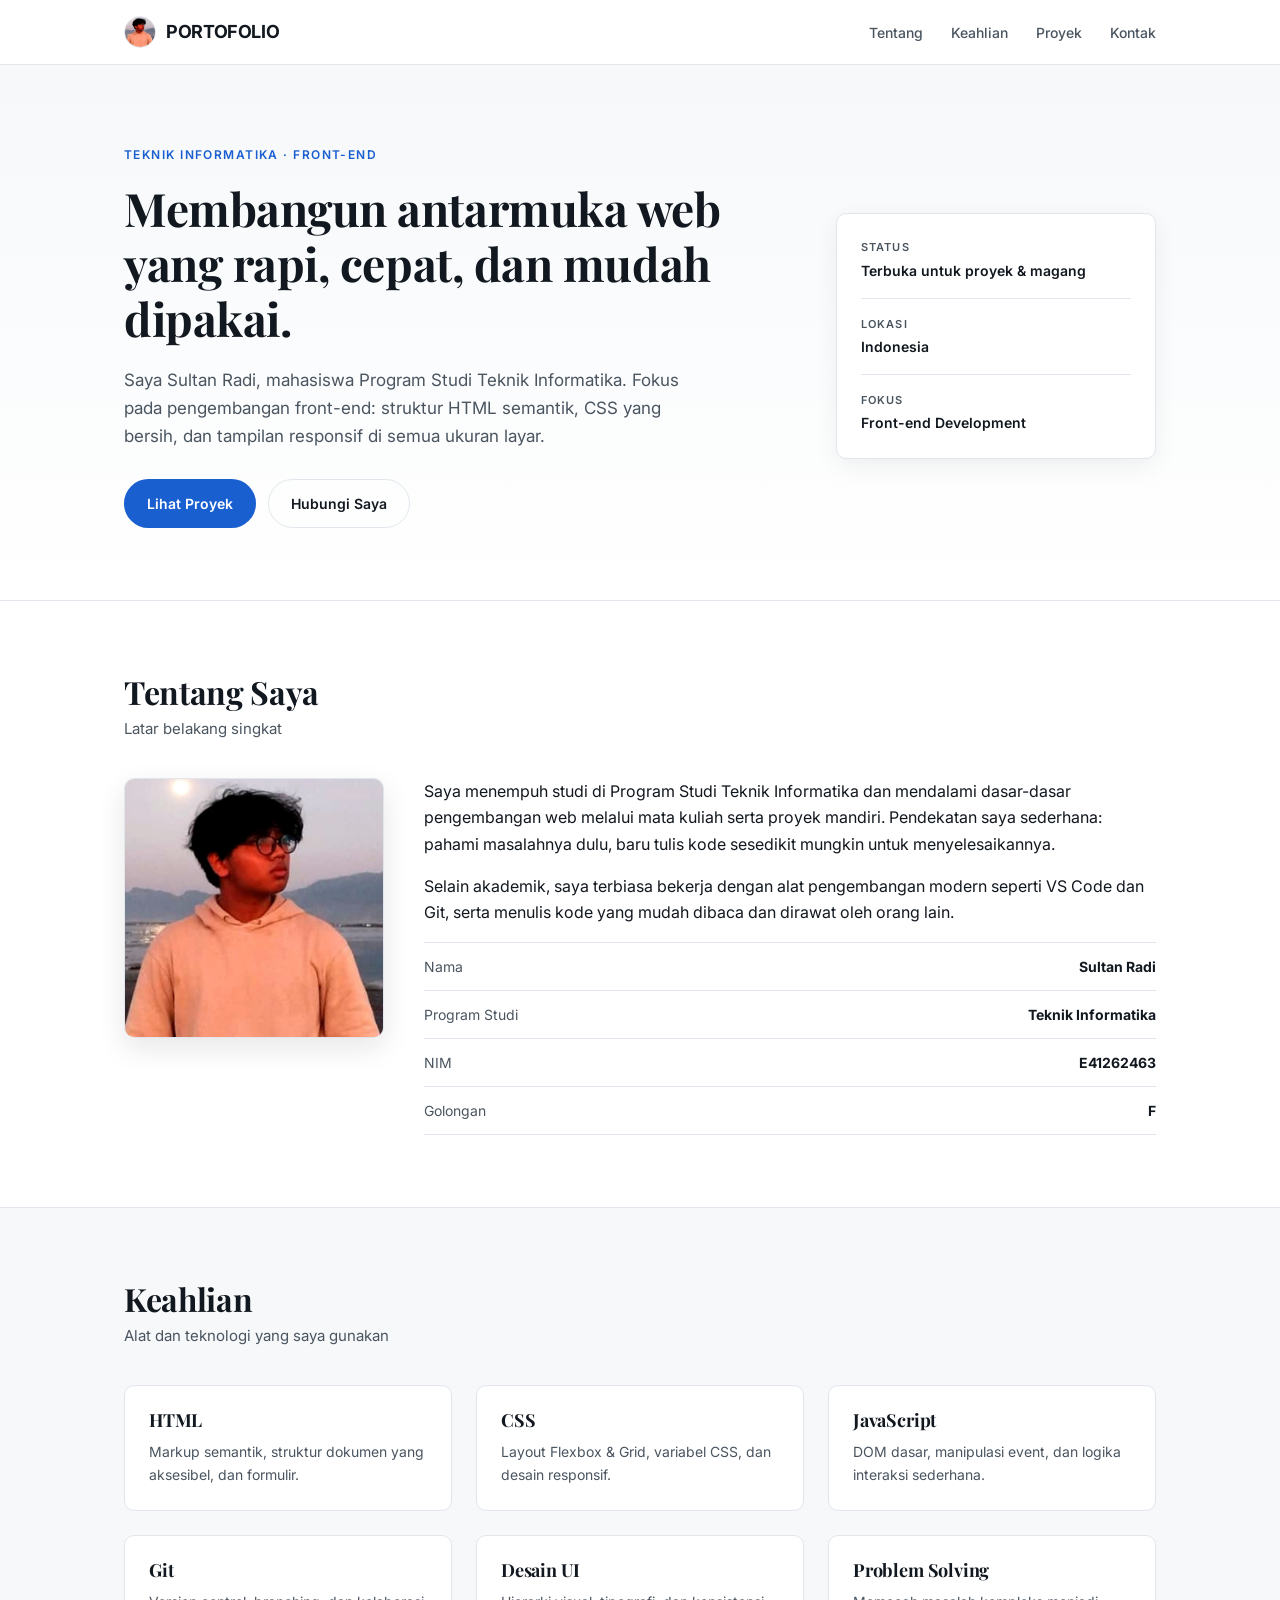
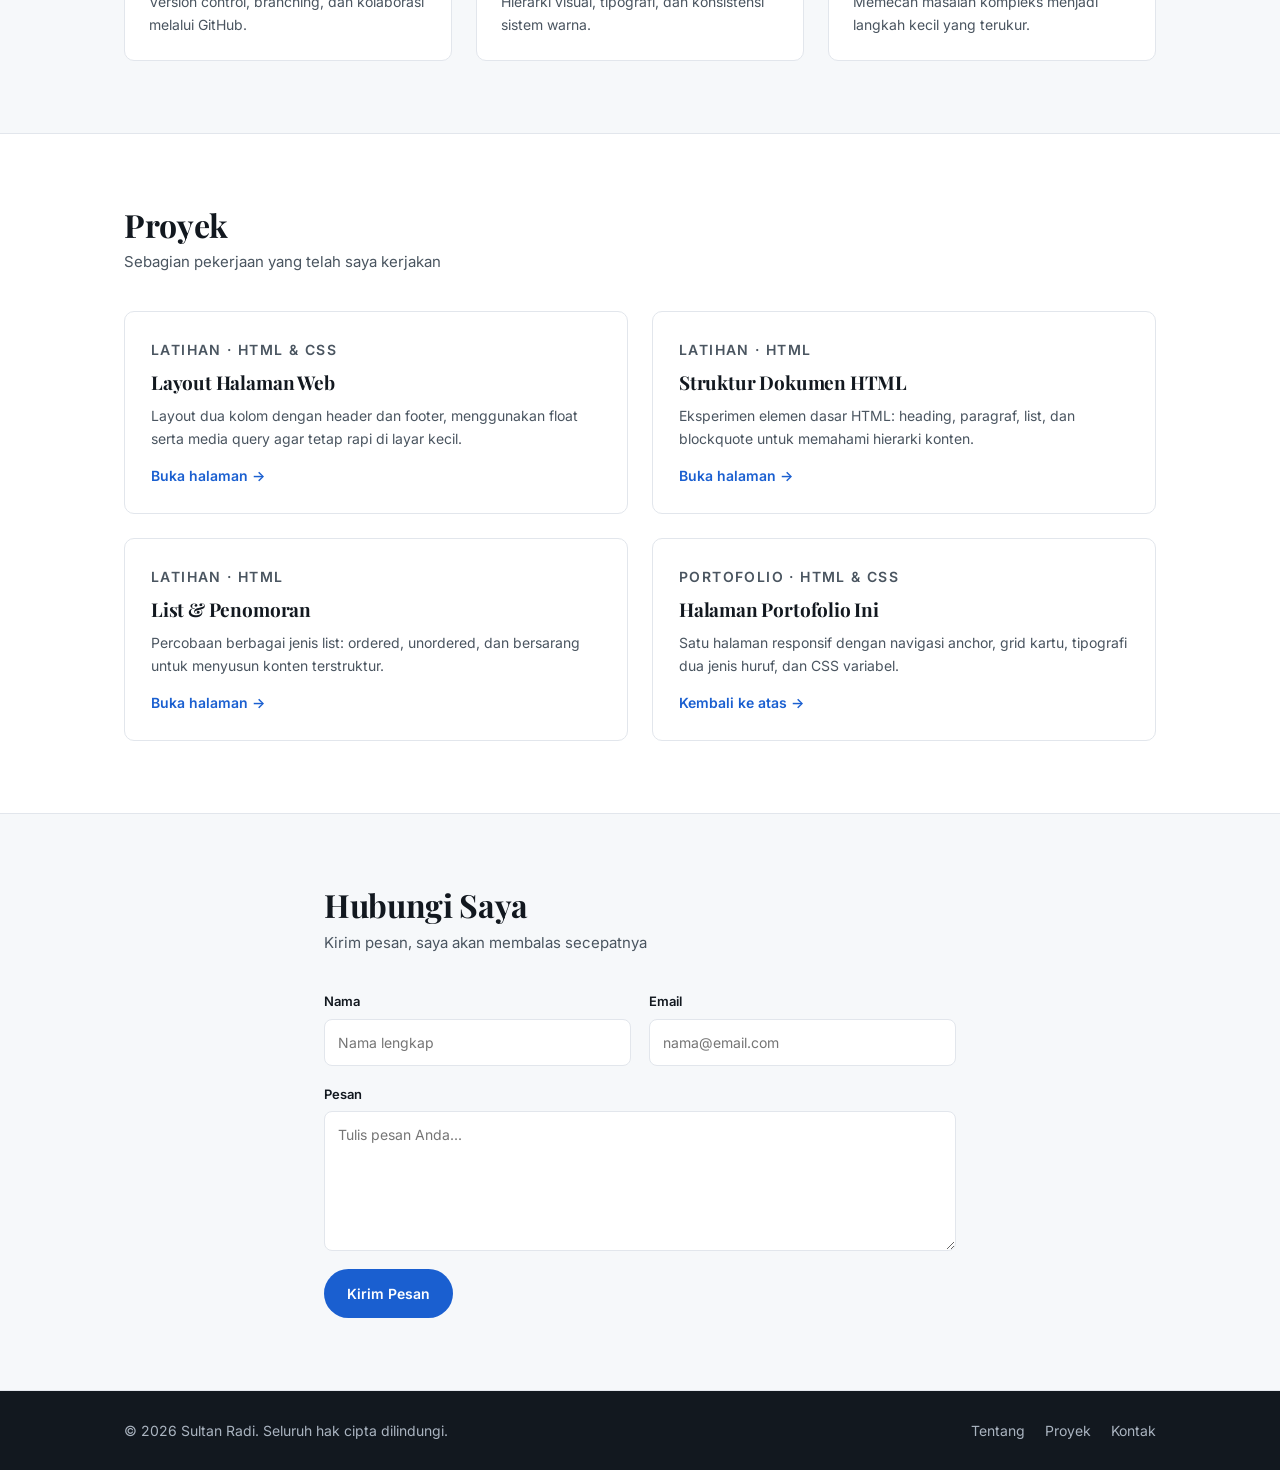
<file: index.html>
<!DOCTYPE html>
<html lang="id">
<head>
  <meta charset="utf-8">
  <meta name="viewport" content="width=device-width, initial-scale=1">
  <title>Sultan Radi — Portfolio</title>
  <meta name="description" content="Portofolio Sultan Radi, mahasiswa Teknik Informatika. Front-end development.">
  <link rel="preconnect" href="https://fonts.googleapis.com">
  <link rel="preconnect" href="https://fonts.gstatic.com" crossorigin>
  <link href="https://fonts.googleapis.com/css2?family=Inter:wght@400;500;600;700&family=Playfair+Display:wght@600;700&display=swap" rel="stylesheet">
  <link rel="stylesheet" href="style.css">
</head>
<body>

  <header class="nav" id="top">
    <div class="wrap nav__inner">
      <a class="brand" href="#top">
        <img class="brand__avatar" src="foto-avatar.jpg" alt="Foto Sultan Radi" width="32" height="32">
        PORTOFOLIO
      </a>
      <nav>
        <ul class="nav__links">
          <li><a href="#about">Tentang</a></li>
          <li><a href="#skills">Keahlian</a></li>
          <li><a href="#projects">Proyek</a></li>
          <li><a href="#contact">Kontak</a></li>
        </ul>
      </nav>
    </div>
  </header>

  <main>

    <section class="hero">
      <div class="wrap hero__inner">
        <div>
          <p class="eyebrow">Teknik Informatika &middot; Front-end</p>
          <h1>Membangun antarmuka web yang rapi, cepat, dan mudah dipakai.</h1>
          <p class="lead">
            Saya Sultan Radi, mahasiswa Program Studi Teknik Informatika.
            Fokus pada pengembangan front-end: struktur HTML semantik, CSS yang
            bersih, dan tampilan responsif di semua ukuran layar.
          </p>
          <div class="hero__actions">
            <a class="btn btn--primary" href="#projects">Lihat Proyek</a>
            <a class="btn btn--ghost" href="#contact">Hubungi Saya</a>
          </div>
        </div>
        <aside class="hero__card">
          <p class="hero__card-label">Status</p>
          <p class="hero__card-value">Terbuka untuk proyek &amp; magang</p>
          <hr>
          <p class="hero__card-label">Lokasi</p>
          <p class="hero__card-value">Indonesia</p>
          <hr>
          <p class="hero__card-label">Fokus</p>
          <p class="hero__card-value">Front-end Development</p>
        </aside>
      </div>
    </section>

    <section class="section" id="about">
      <div class="wrap">
        <h2 class="section__title">Tentang Saya</h2>
        <p class="section__sub">Latar belakang singkat</p>
        <div class="grid grid--about">
          <figure class="photo">
            <img src="foto-profil.jpg" alt="Foto Sultan Radi" width="600" height="600">
          </figure>
          <div>
            <p>
              Saya menempuh studi di Program Studi Teknik Informatika dan mendalami
              dasar-dasar pengembangan web melalui mata kuliah serta proyek mandiri.
              Pendekatan saya sederhana: pahami masalahnya dulu, baru tulis kode
              sesedikit mungkin untuk menyelesaikannya.
            </p>
            <p>
              Selain akademik, saya terbiasa bekerja dengan alat pengembangan modern
              seperti VS Code dan Git, serta menulis kode yang mudah dibaca dan
              dirawat oleh orang lain.
            </p>
            <ul class="facts">
              <li><span>Nama</span><strong>Sultan Radi</strong></li>
              <li><span>Program Studi</span><strong>Teknik Informatika</strong></li>
              <li><span>NIM</span><strong>E41262463</strong></li>
              <li><span>Golongan</span><strong>F</strong></li>
            </ul>
          </div>
        </div>
      </div>
    </section>

    <section class="section section--alt" id="skills">
      <div class="wrap">
        <h2 class="section__title">Keahlian</h2>
        <p class="section__sub">Alat dan teknologi yang saya gunakan</p>
        <div class="grid grid--3">
          <article class="card">
            <h3>HTML</h3>
            <p>Markup semantik, struktur dokumen yang aksesibel, dan formulir.</p>
          </article>
          <article class="card">
            <h3>CSS</h3>
            <p>Layout Flexbox &amp; Grid, variabel CSS, dan desain responsif.</p>
          </article>
          <article class="card">
            <h3>JavaScript</h3>
            <p>DOM dasar, manipulasi event, dan logika interaksi sederhana.</p>
          </article>
          <article class="card">
            <h3>Git</h3>
            <p>Version control, branching, dan kolaborasi melalui GitHub.</p>
          </article>
          <article class="card">
            <h3>Desain UI</h3>
            <p>Hierarki visual, tipografi, dan konsistensi sistem warna.</p>
          </article>
          <article class="card">
            <h3>Problem Solving</h3>
            <p>Memecah masalah kompleks menjadi langkah kecil yang terukur.</p>
          </article>
        </div>
      </div>
    </section>

    <section class="section" id="projects">
      <div class="wrap">
        <h2 class="section__title">Proyek</h2>
        <p class="section__sub">Sebagian pekerjaan yang telah saya kerjakan</p>
        <div class="grid grid--2">

          <article class="project">
            <p class="project__tag">Latihan &middot; HTML &amp; CSS</p>
            <h3>Layout Halaman Web</h3>
            <p>
              Layout dua kolom dengan header dan footer, menggunakan float serta
              media query agar tetap rapi di layar kecil.
            </p>
            <a href="/pages/layout.html">Buka halaman &rarr;</a>
          </article>

          <article class="project">
            <p class="project__tag">Latihan &middot; HTML</p>
            <h3>Struktur Dokumen HTML</h3>
            <p>
              Eksperimen elemen dasar HTML: heading, paragraf, list, dan blockquote
              untuk memahami hierarki konten.
            </p>
            <a href="/pages/struktur2.html">Buka halaman &rarr;</a>
          </article>

          <article class="project">
            <p class="project__tag">Latihan &middot; HTML</p>
            <h3>List &amp; Penomoran</h3>
            <p>
              Percobaan berbagai jenis list: ordered, unordered, dan bersarang untuk
              menyusun konten terstruktur.
            </p>
            <a href="/pages/orderlist.html">Buka halaman &rarr;</a>
          </article>

          <article class="project">
            <p class="project__tag">Portofolio &middot; HTML &amp; CSS</p>
            <h3>Halaman Portofolio Ini</h3>
            <p>
              Satu halaman responsif dengan navigasi anchor, grid kartu, tipografi
              dua jenis huruf, dan CSS variabel.
            </p>
            <a href="#top">Kembali ke atas &rarr;</a>
          </article>

        </div>
      </div>
    </section>

    <section class="section section--alt" id="contact">
      <div class="wrap wrap--narrow">
        <h2 class="section__title">Hubungi Saya</h2>
        <p class="section__sub">Kirim pesan, saya akan membalas secepatnya</p>
        <form class="form" action="#" method="post">
          <div class="form__row">
            <div class="form__field">
              <label for="nama">Nama</label>
              <input id="nama" name="nama" type="text" placeholder="Nama lengkap" required>
            </div>
            <div class="form__field">
              <label for="email">Email</label>
              <input id="email" name="email" type="email" placeholder="nama@email.com" required>
            </div>
          </div>
          <div class="form__field">
            <label for="pesan">Pesan</label>
            <textarea id="pesan" name="pesan" rows="5" placeholder="Tulis pesan Anda..." required></textarea>
          </div>
          <button class="btn btn--primary" type="submit">Kirim Pesan</button>
        </form>
      </div>
    </section>

  </main>

  <footer class="footer">
    <div class="wrap footer__inner">
      <p>&copy; 2026 Sultan Radi. Seluruh hak cipta dilindungi.</p>
      <ul class="footer__links">
        <li><a href="#about">Tentang</a></li>
        <li><a href="#projects">Proyek</a></li>
        <li><a href="#contact">Kontak</a></li>
      </ul>
    </div>
  </footer>

</body>
</html>
</file>
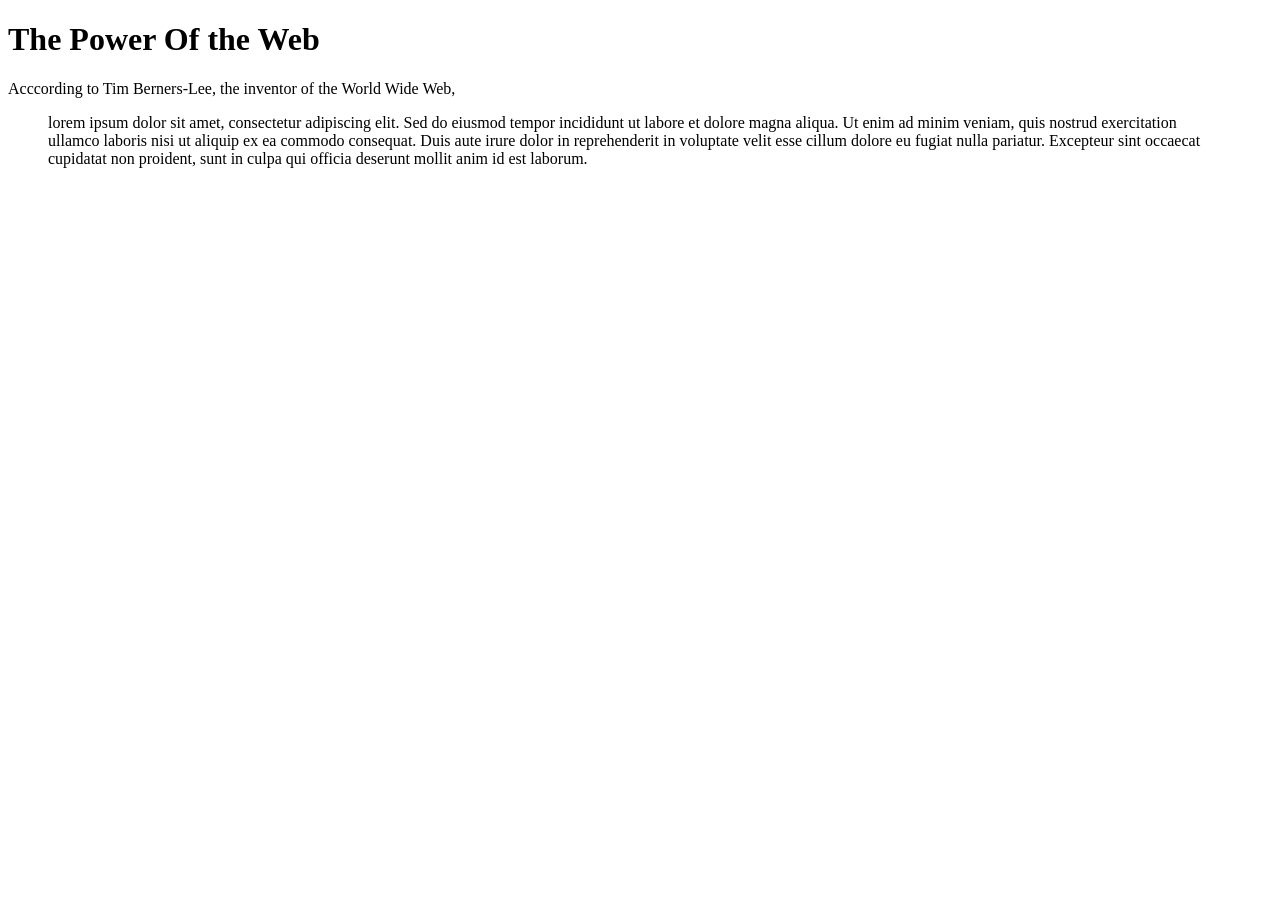
<file: blockquote.html>
<!DOCTYPE html>
<html lang="en">
<head>
    <meta charset="UTF-8">
    <meta name="viewport" content="width=device-width, initial-scale=1.0">
    <title>The Power Of the Web</title>
</head>
<body>
    
<h1>The Power Of the Web</h1>
<p>Acccording to Tim Berners-Lee, the inventor of the World Wide Web,</p>
<blockquote>
    lorem ipsum dolor sit amet, consectetur adipiscing elit. Sed do eiusmod tempor incididunt ut labore et dolore magna aliqua. Ut enim ad minim veniam, quis nostrud exercitation ullamco laboris nisi ut aliquip ex ea commodo consequat. Duis aute irure dolor in reprehenderit in voluptate velit esse cillum dolore eu fugiat nulla pariatur. Excepteur sint occaecat cupidatat non proident, sunt in culpa qui officia deserunt mollit anim id est laborum.
</blockquote>
</body>
</html>
</file>
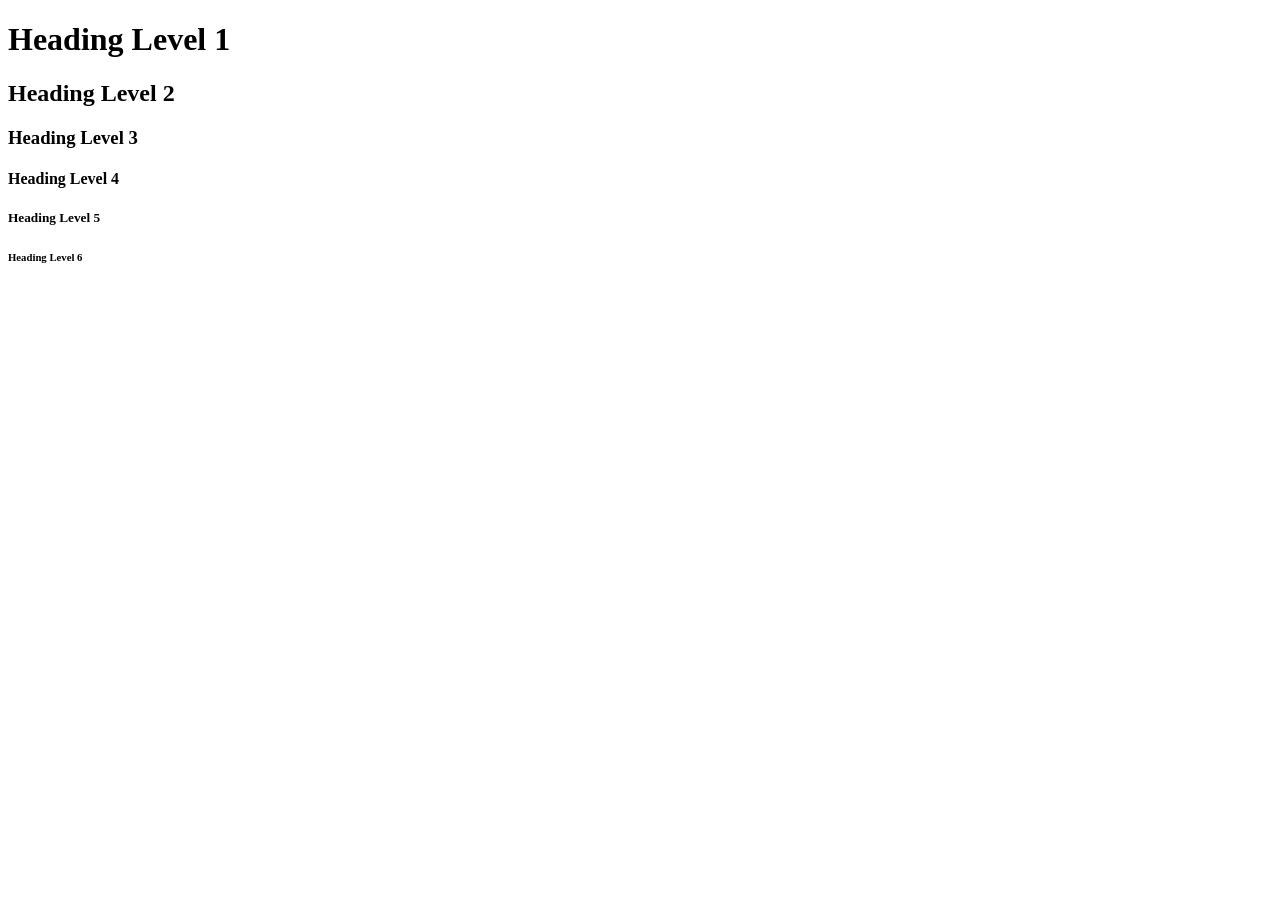
<file: heading.html>
<!DOCTYPE html>
<html lang="en">
<head>
    <meta charset="UTF-8">
    <meta name="viewport" content="width=device-width, initial-scale=1.0">
    <title>Heading Example</title>
</head>
<body>
    <h1>Heading Level 1</h1>
    <h2>Heading Level 2</h2>
    <h3>Heading Level 3</h3>
    <h4>Heading Level 4</h4>
    <h5>Heading Level 5</h5>
    <h6>Heading Level 6</h6>
</body> 
</html>
</file>
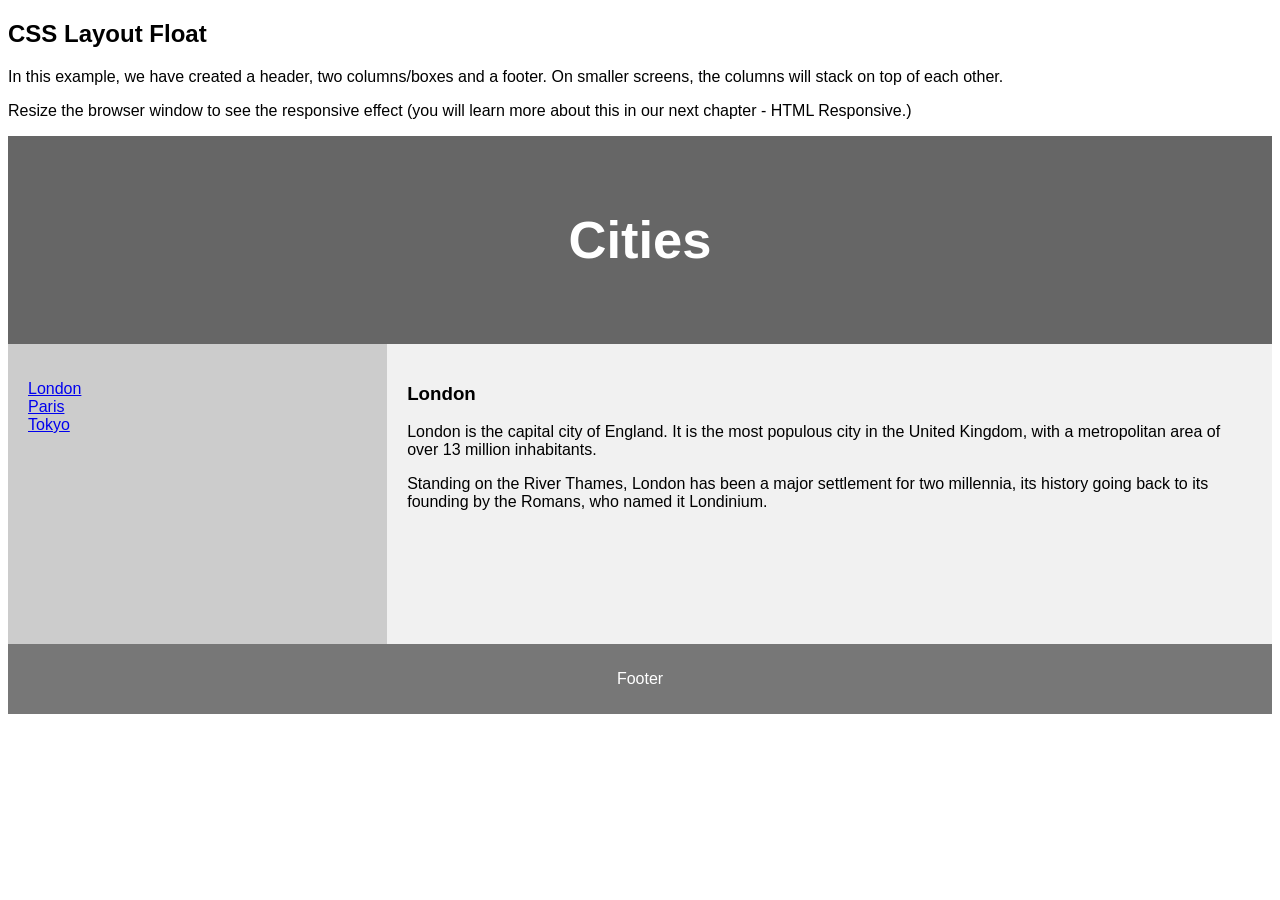
<file: layout.html>
<!DOCTYPE html>
<html lang="en">
<head>
<title>CSS Template</title>
<meta charset="utf-8">
<meta name="viewport" content="width=device-width, initial-scale=1">
</head>

<body>

<h2>CSS Layout Float</h2>
<p>In this example, we have created a header, two columns/boxes and a footer. On smaller screens, the columns will stack on top of each other.</p>
<p>Resize the browser window to see the responsive effect (you will learn more about this in our next chapter - HTML Responsive.)</p>

<header>
  <h2>Cities</h2>
</header>

<section>
  <nav>
    <ul>
      <li><a href="#">London</a></li>
      <li><a href="#">Paris</a></li>
      <li><a href="#">Tokyo</a></li>
    </ul>
  </nav>
  
  <article>
    <h1>London</h1>
    <p>London is the capital city of England. It is the most populous city in the  United Kingdom, with a metropolitan area of over 13 million inhabitants.</p>
    <p>Standing on the River Thames, London has been a major settlement for two millennia, its history going back to its founding by the Romans, who named it Londinium.</p>
  </article>
</section>

<footer>
  <p>Footer</p>
</footer>

</body>
<style>
* {
  box-sizing: border-box;
}

body {
  font-family: Arial, Helvetica, sans-serif;
}

/* Style the header */
header {
  background-color: #666;
  padding: 30px;
  text-align: center;
  font-size: 35px;
  color: white;
}

/* Create two columns/boxes that floats next to each other */
nav {
  float: left;
  width: 30%;
  height: 300px; /* only for demonstration, should be removed */
  background: #ccc;
  padding: 20px;
}

/* Style the list inside the menu */
nav ul {
  list-style-type: none;
  padding: 0;
}

article {
  float: left;
  padding: 20px;
  width: 70%;
  background-color: #f1f1f1;
  height: 300px; /* only for demonstration, should be removed */
}

/* Clear floats after the columns */
section::after {
  content: "";
  display: table;
  clear: both;
}

/* Style the footer */
footer {
  background-color: #777;
  padding: 10px;
  text-align: center;
  color: white;
}

/* Responsive layout - makes the two columns/boxes stack on top of each other instead of next to each other, on small screens */
@media (max-width: 600px) {
  nav, article {
    width: 100%;
    height: auto;
  }
}
</style>
</html>
</file>
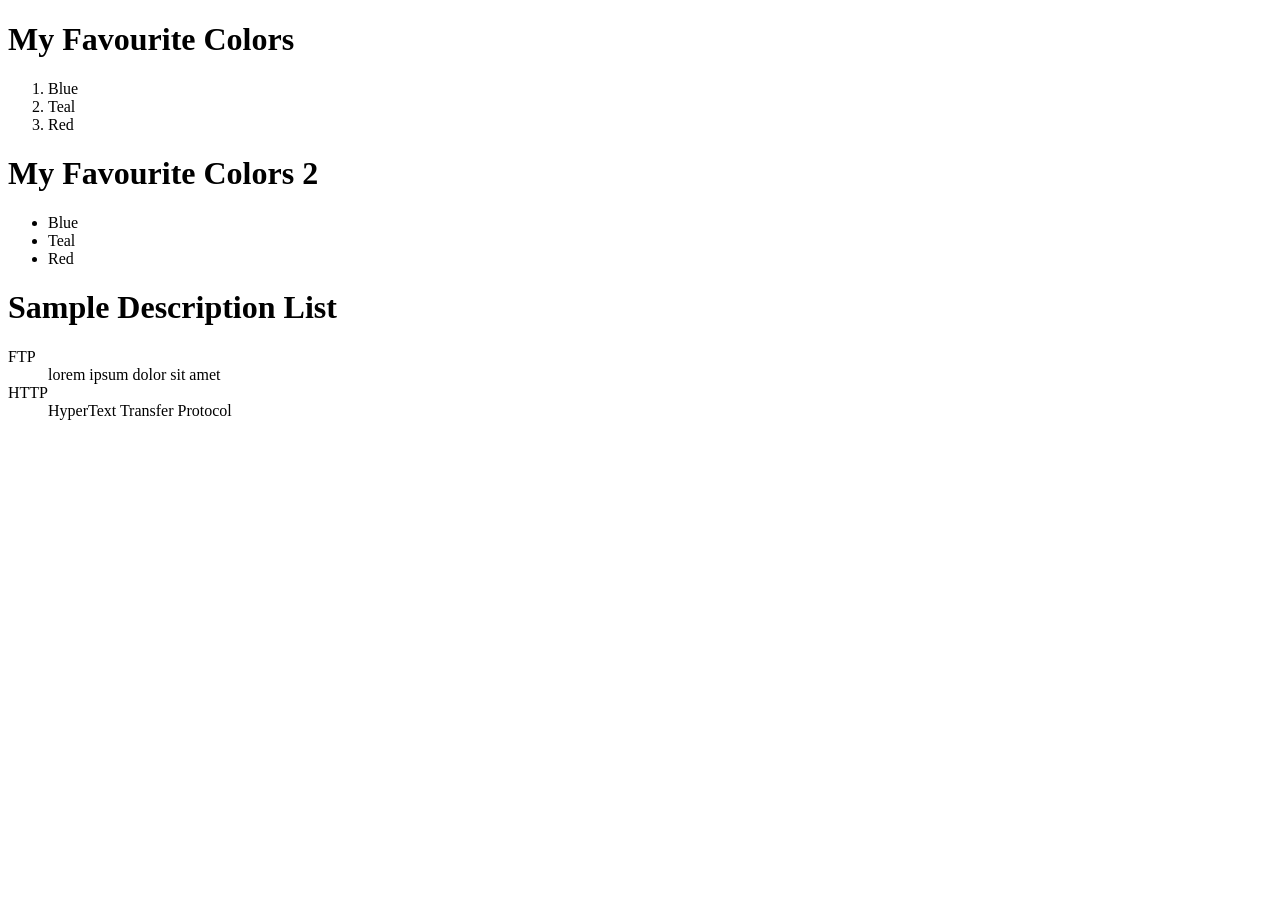
<file: orderlist.html>
<!DOCTYPE html>
<html lang="en">
<head>
    <meta charset="UTF-8">
    <meta name="viewport" content="width=device-width, initial-scale=1.0">
    <title>Heading and List</title>
</head>
<body>
    <h1>My Favourite Colors</h1>
    <ol>
        <li>Blue</li>
        <li>Teal</li>
        <li>Red</li>
    </ol>
    <h1>My Favourite Colors 2</h1>
    <ul>
        <li>Blue</li>
        <li>Teal</li>
        <li>Red</li>
    </ul>
    <h1>Sample Description List</h1>
    <dl>
        <dt>FTP</dt>
        <dd>lorem ipsum dolor sit amet</dd>
        <dt>HTTP</dt>
        <dd>HyperText Transfer Protocol</dd>
    </dl>
</body>
</html>
</file>
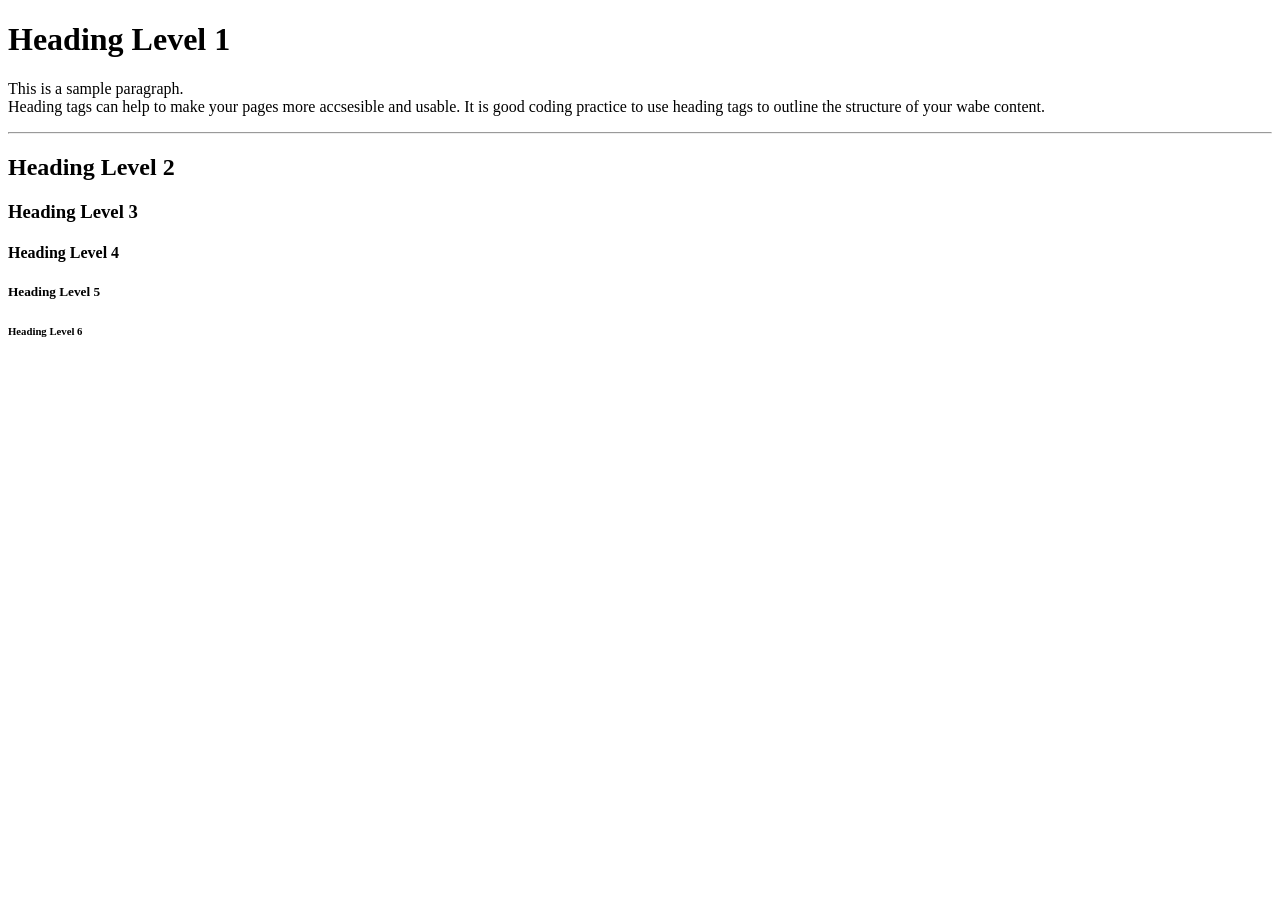
<file: paragraf.html>
<!DOCTYPE html>
<html lang="en">
<head>
    <meta charset="UTF-8">
    <meta name="viewport" content="width=device-width, initial-scale=1.0">
    <title>Paragraph Example</title>
</head>
<body>
<!-- 
    <h1>Heading Level 1</h1>
    <p>This is a sample paragraph. <br> 
        Heading tags can help to make your pages more accsesible and usable. It is good coding practice
        to use heading tags to outline the structure of your wabe  content. <br>
    </p>
    <h2>Heading Level 2</h2>
    <h3>Heading Level 3</h3>
    <h4>Heading Level 4</h4>
    <h5>Heading Level 5</h5>
    <h6>Heading Level 6</h6>
     -->
    

    <h1>Heading Level 1</h1>
    <p>This is a sample paragraph. <br> 
        Heading tags can help to make your pages more accsesible and usable. It is good coding practice
        to use heading tags to outline the structure of your wabe  content. <br>
    </p>
    <hr>
    <h2>Heading Level 2</h2>
    <h3>Heading Level 3</h3>
    <h4>Heading Level 4</h4>
    <h5>Heading Level 5</h5>
    <h6>Heading Level 6</h6>

</body>
</html>
</file>
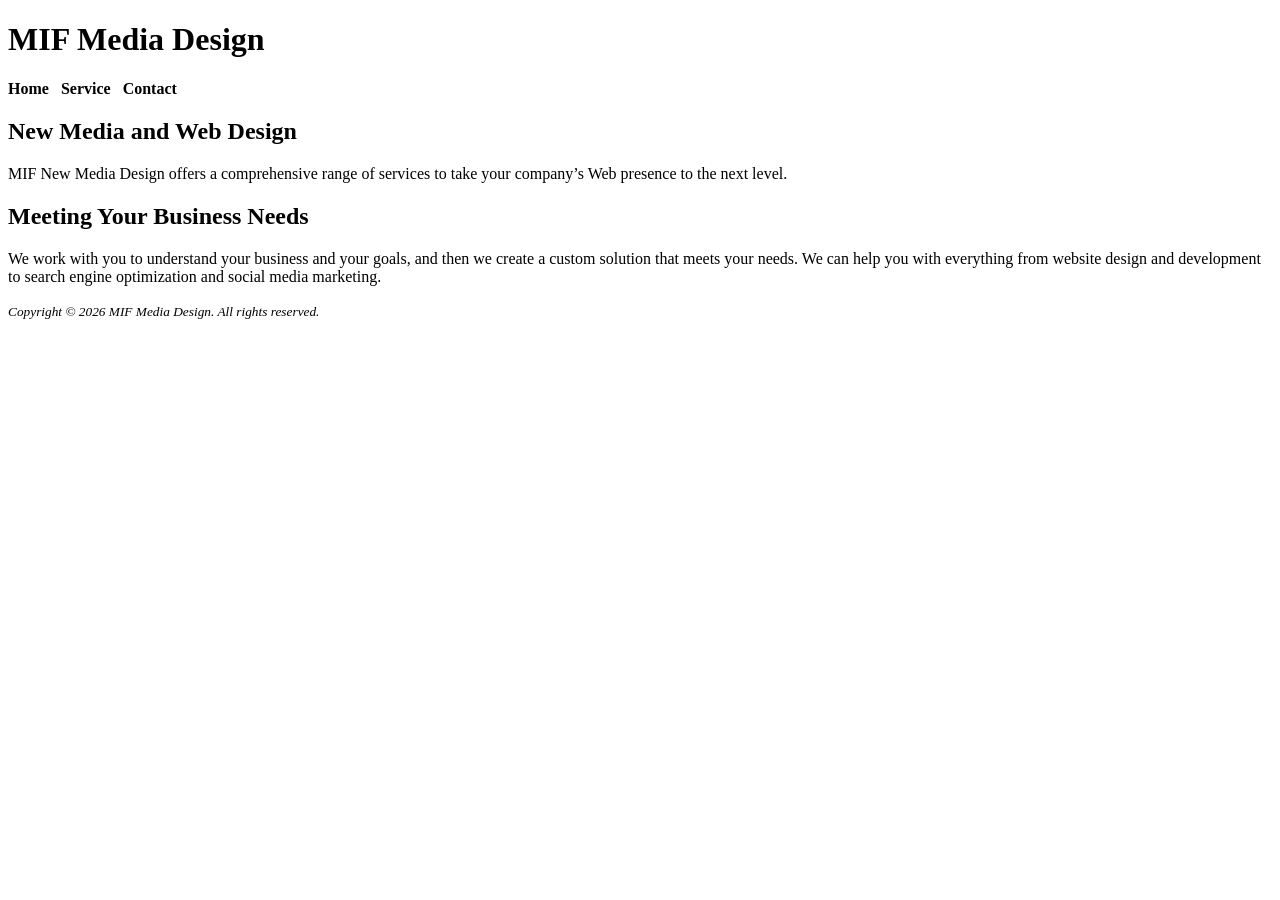
<file: struktur.html>
<!DOCTYPE html>
<html lang="en">
<head>
    <meta charset="UTF-8">
    <meta name="viewport" content="width=device-width, initial-scale=1.0">
    <title>Structural Elements</title>
</head>
<body>
    <header>
        <h1>MIF Media Design</h1>
    </header>
    <nav>
        <b>Home &nbsp; Service &nbsp; Contact</b>
    </nav>
    <main>
        <h2>New Media and Web Design</h2>
        <p>MIF New Media Design offers a comprehensive range of services to take your company&rsquo;s Web presence to the next level.
        </p>
        <h2>Meeting Your Business Needs</h2>
        <p>We work with you to understand your business and your goals, and then we create a 
            custom solution that meets your needs. We can help you with everything from 
            website design and development to search engine optimization and social media 
            marketing.
        </p>
    </main>
    <footer>
        <small><i>Copyright &copy; 2026 MIF Media Design. All rights reserved.</i></small>
    </footer>
</body>
</html>
</file>
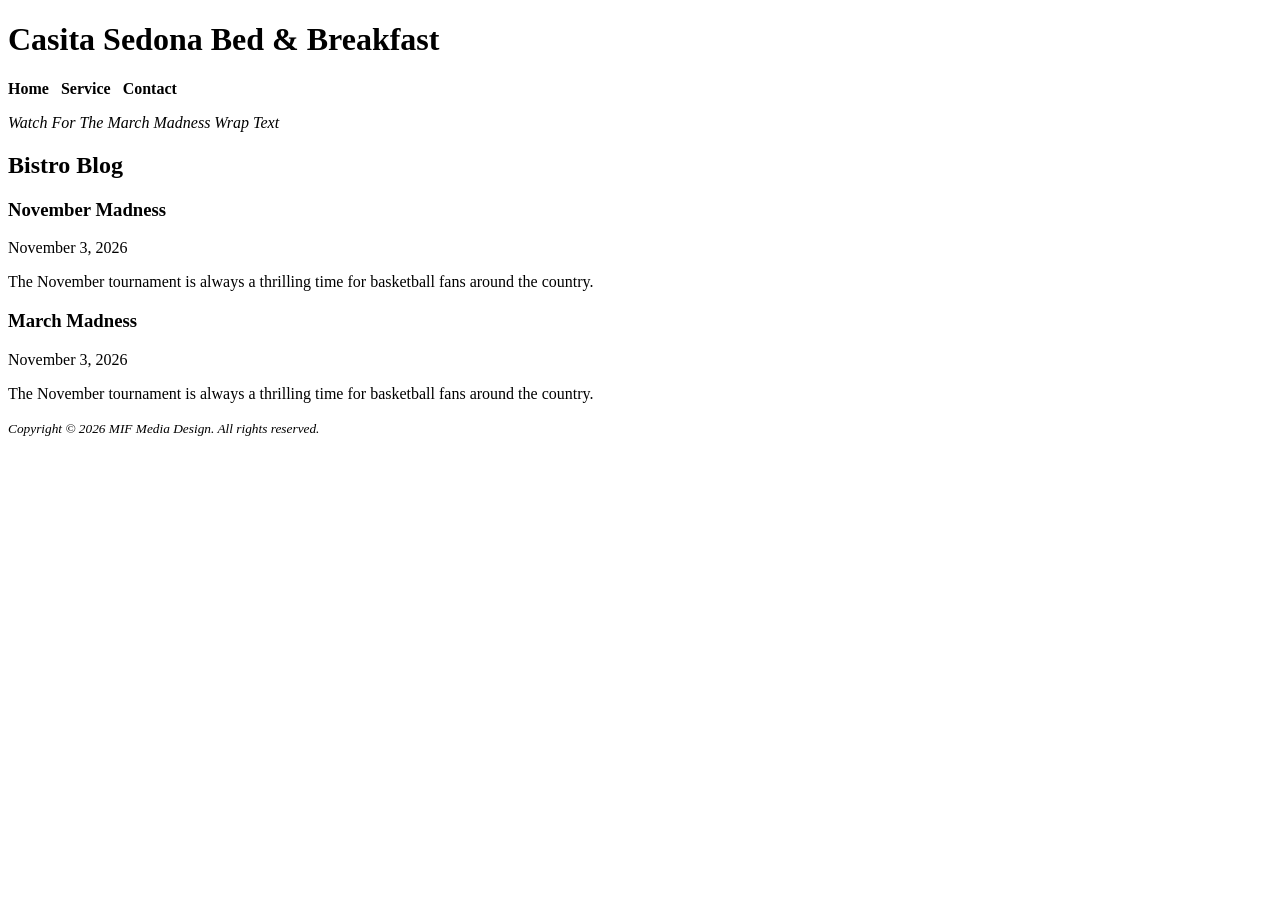
<file: struktur2.html>
<!DOCTYPE html>
<html lang="en">
<head>
    <meta charset="UTF-8">
    <meta name="viewport" content="width=device-width, initial-scale=1.0">
    <title>Structural Element 2</title>
</head>
<body>
    <header>
        <h1>Casita Sedona Bed &amp; Breakfast</h1>
    </header>
    <nav>
        <b>Home &nbsp; Service &nbsp; Contact</b>
    </nav>

    <main>
        <aside>
            <p><i>Watch For The March Madness Wrap Text</i></p>
        </aside>
        <section>
            <h2>Bistro Blog</h2>
            <article>
                <header>
                    <h3>November Madness</h3>
                </header>
                <time datetime="2026-11-03">November 3, 2026</time>
                <p>The November tournament is always a thrilling time 
                    for basketball fans around the country.
                </p>
            </article>
            <article>
                <header>
                    <h3>March Madness</h3>
                </header>
                <time datetime="2026-11-03">November 3, 2026</time>
                <p>The November tournament is always a thrilling time 
                    for basketball fans around the country.
                </p>
        </section>
    </main>
    <footer>
        <small><i>Copyright &copy; 2026 MIF Media Design. All rights reserved.</i></small>
    </footer>
</body>
</html>
</file>
<file: style.css>
:root {
  --ink: #12181f;
  --ink-soft: #4a5560;
  --line: #e2e6ec;
  --bg: #ffffff;
  --bg-alt: #f6f8fa;
  --accent: #1a5fd0;
  --accent-dark: #14479c;
  --radius: 10px;
  --wrap: 1080px;
}

* {
  box-sizing: border-box;
}

html {
  scroll-behavior: smooth;
}

body {
  margin: 0;
  font-family: "Inter", Arial, Helvetica, sans-serif;
  font-size: 16px;
  line-height: 1.65;
  color: var(--ink);
  background: var(--bg);
  -webkit-font-smoothing: antialiased;
}

h1, h2, h3 {
  font-family: "Playfair Display", Georgia, serif;
  line-height: 1.2;
  letter-spacing: -0.01em;
}

p {
  margin: 0 0 1em;
}

a {
  color: var(--accent);
}

.wrap {
  max-width: var(--wrap);
  margin: 0 auto;
  padding: 0 24px;
}

.wrap--narrow {
  max-width: 680px;
}

/* ---------- Nav ---------- */
.nav {
  position: sticky;
  top: 0;
  z-index: 10;
  background: rgba(255, 255, 255, 0.9);
  backdrop-filter: blur(8px);
  border-bottom: 1px solid var(--line);
}

.nav__inner {
  display: flex;
  align-items: center;
  justify-content: space-between;
  gap: 24px;
  min-height: 64px;
  flex-wrap: wrap;
}

.brand {
  display: inline-flex;
  align-items: center;
  gap: 10px;
  font-weight: 700;
  font-size: 18px;
  letter-spacing: -0.02em;
  color: var(--ink);
  text-decoration: none;
}

.brand__avatar {
  width: 32px;
  height: 32px;
  border-radius: 50%;
  object-fit: cover;
  border: 1px solid var(--line);
}

.nav__links {
  display: flex;
  gap: 28px;
  margin: 0;
  padding: 0;
  list-style: none;
}

.nav__links a {
  color: var(--ink-soft);
  text-decoration: none;
  font-size: 14px;
  font-weight: 500;
}

.nav__links a:hover {
  color: var(--accent);
}

/* ---------- Hero ---------- */
.hero {
  padding: 80px 0 72px;
  border-bottom: 1px solid var(--line);
  background: linear-gradient(180deg, var(--bg-alt), var(--bg));
}

.hero__inner {
  display: grid;
  grid-template-columns: 1fr 320px;
  gap: 56px;
  align-items: center;
}

.eyebrow {
  margin: 0 0 16px;
  font-size: 12px;
  font-weight: 600;
  letter-spacing: 0.12em;
  text-transform: uppercase;
  color: var(--accent);
}

.hero h1 {
  margin: 0 0 20px;
  font-size: clamp(30px, 4.4vw, 46px);
}

.lead {
  font-size: 17px;
  color: var(--ink-soft);
  max-width: 52ch;
}

.hero__actions {
  display: flex;
  flex-wrap: wrap;
  gap: 12px;
  margin-top: 28px;
}

.hero__card {
  padding: 24px;
  background: var(--bg);
  border: 1px solid var(--line);
  border-radius: var(--radius);
  box-shadow: 0 8px 24px rgba(18, 24, 31, 0.06);
}

.hero__card hr {
  height: 0;
  margin: 16px 0;
  border: 0;
  border-top: 1px solid var(--line);
}

.hero__card-label {
  margin: 0 0 2px;
  font-size: 11px;
  font-weight: 600;
  letter-spacing: 0.1em;
  text-transform: uppercase;
  color: var(--ink-soft);
}

.hero__card-value {
  margin: 0;
  font-size: 14px;
  font-weight: 600;
}

/* ---------- Buttons ---------- */
.btn {
  display: inline-block;
  padding: 12px 22px;
  font-size: 14px;
  font-weight: 600;
  text-decoration: none;
  border: 1px solid transparent;
  border-radius: 999px;
  cursor: pointer;
  transition: background 0.15s ease, color 0.15s ease, border-color 0.15s ease;
}

.btn--primary {
  background: var(--accent);
  color: #fff;
}

.btn--primary:hover {
  background: var(--accent-dark);
}

.btn--ghost {
  background: transparent;
  color: var(--ink);
  border-color: var(--line);
}

.btn--ghost:hover {
  border-color: var(--ink);
}

/* ---------- Sections ---------- */
.section {
  padding: 72px 0;
  border-bottom: 1px solid var(--line);
}

.section--alt {
  background: var(--bg-alt);
}

.section__title {
  margin: 0 0 6px;
  font-size: clamp(24px, 3vw, 32px);
}

.section__sub {
  margin: 0 0 36px;
  color: var(--ink-soft);
  font-size: 15px;
}

.grid {
  display: grid;
  gap: 24px;
}

.grid--2 {
  grid-template-columns: 1fr 1fr;
  align-items: start;
}

.grid--3 {
  grid-template-columns: repeat(3, 1fr);
}

.grid--about {
  grid-template-columns: 260px 1fr;
  gap: 40px;
  align-items: start;
}

/* ---------- Photo ---------- */
.photo {
  margin: 0;
  border-radius: var(--radius);
  overflow: hidden;
  border: 1px solid var(--line);
  box-shadow: 0 10px 28px rgba(18, 24, 31, 0.1);
}

.photo img {
  display: block;
  width: 100%;
  height: auto;
}

/* ---------- Cards ---------- */
.card {
  padding: 24px;
  background: var(--bg);
  border: 1px solid var(--line);
  border-radius: var(--radius);
  transition: border-color 0.15s ease, box-shadow 0.15s ease;
}

.card:hover {
  border-color: #c9d2dd;
  box-shadow: 0 6px 18px rgba(18, 24, 31, 0.06);
}

.card h3 {
  margin: 0 0 8px;
  font-size: 18px;
}

.card p {
  margin: 0;
  font-size: 14px;
  color: var(--ink-soft);
}

/* ---------- Facts list ---------- */
.facts {
  margin: 0;
  padding: 0;
  list-style: none;
  border-top: 1px solid var(--line);
}

.facts li {
  display: flex;
  justify-content: space-between;
  gap: 16px;
  padding: 12px 0;
  border-bottom: 1px solid var(--line);
  font-size: 14px;
}

.facts span {
  color: var(--ink-soft);
}

/* ---------- Projects ---------- */
.project {
  display: flex;
  flex-direction: column;
  padding: 26px;
  background: var(--bg);
  border: 1px solid var(--line);
  border-radius: var(--radius);
}

.project__tag {
  margin: 0 0 10px;
  font-size: 11px;
  font-weight: 600;
  letter-spacing: 0.1em;
  text-transform: uppercase;
  color: var(--accent);
}

.project h3 {
  margin: 0 0 10px;
  font-size: 19px;
}

.project p {
  font-size: 14px;
  color: var(--ink-soft);
}

.project a {
  margin-top: auto;
  font-size: 14px;
  font-weight: 600;
  text-decoration: none;
}

.project a:hover {
  text-decoration: underline;
}

/* ---------- Form ---------- */
.form {
  display: flex;
  flex-direction: column;
  gap: 18px;
}

.form__row {
  display: grid;
  grid-template-columns: 1fr 1fr;
  gap: 18px;
}

.form__field {
  display: flex;
  flex-direction: column;
  gap: 6px;
}

.form label {
  font-size: 13px;
  font-weight: 600;
}

.form input,
.form textarea {
  padding: 11px 13px;
  font: inherit;
  font-size: 14px;
  color: var(--ink);
  background: var(--bg);
  border: 1px solid var(--line);
  border-radius: 8px;
}

.form input:focus,
.form textarea:focus {
  outline: 2px solid var(--accent);
  outline-offset: 1px;
  border-color: var(--accent);
}

.form button {
  align-self: flex-start;
  font: inherit;
  font-size: 14px;
  font-weight: 600;
}

/* ---------- Footer ---------- */
.footer {
  padding: 28px 0;
  background: var(--ink);
  color: #aab4c0;
  font-size: 14px;
}

.footer__inner {
  display: flex;
  align-items: center;
  justify-content: space-between;
  gap: 16px;
  flex-wrap: wrap;
}

.footer p {
  margin: 0;
}

.footer__links {
  display: flex;
  gap: 20px;
  margin: 0;
  padding: 0;
  list-style: none;
}

.footer__links a {
  color: #aab4c0;
  text-decoration: none;
}

.footer__links a:hover {
  color: #fff;
}

/* ---------- Responsive ---------- */
@media (max-width: 900px) {
  .hero__inner {
    grid-template-columns: 1fr;
    gap: 36px;
  }

  .grid--3 {
    grid-template-columns: 1fr 1fr;
  }
}

@media (max-width: 680px) {
  .hero {
    padding: 56px 0;
  }

  .section {
    padding: 56px 0;
  }

  .grid--2,
  .grid--3,
  .grid--about,
  .form__row {
    grid-template-columns: 1fr;
  }

  .grid--about {
    justify-items: start;
  }

  .photo {
    max-width: 220px;
  }

  .nav__inner {
    padding-top: 12px;
    padding-bottom: 12px;
  }

  .nav__links {
    gap: 18px;
  }
}
</file>
